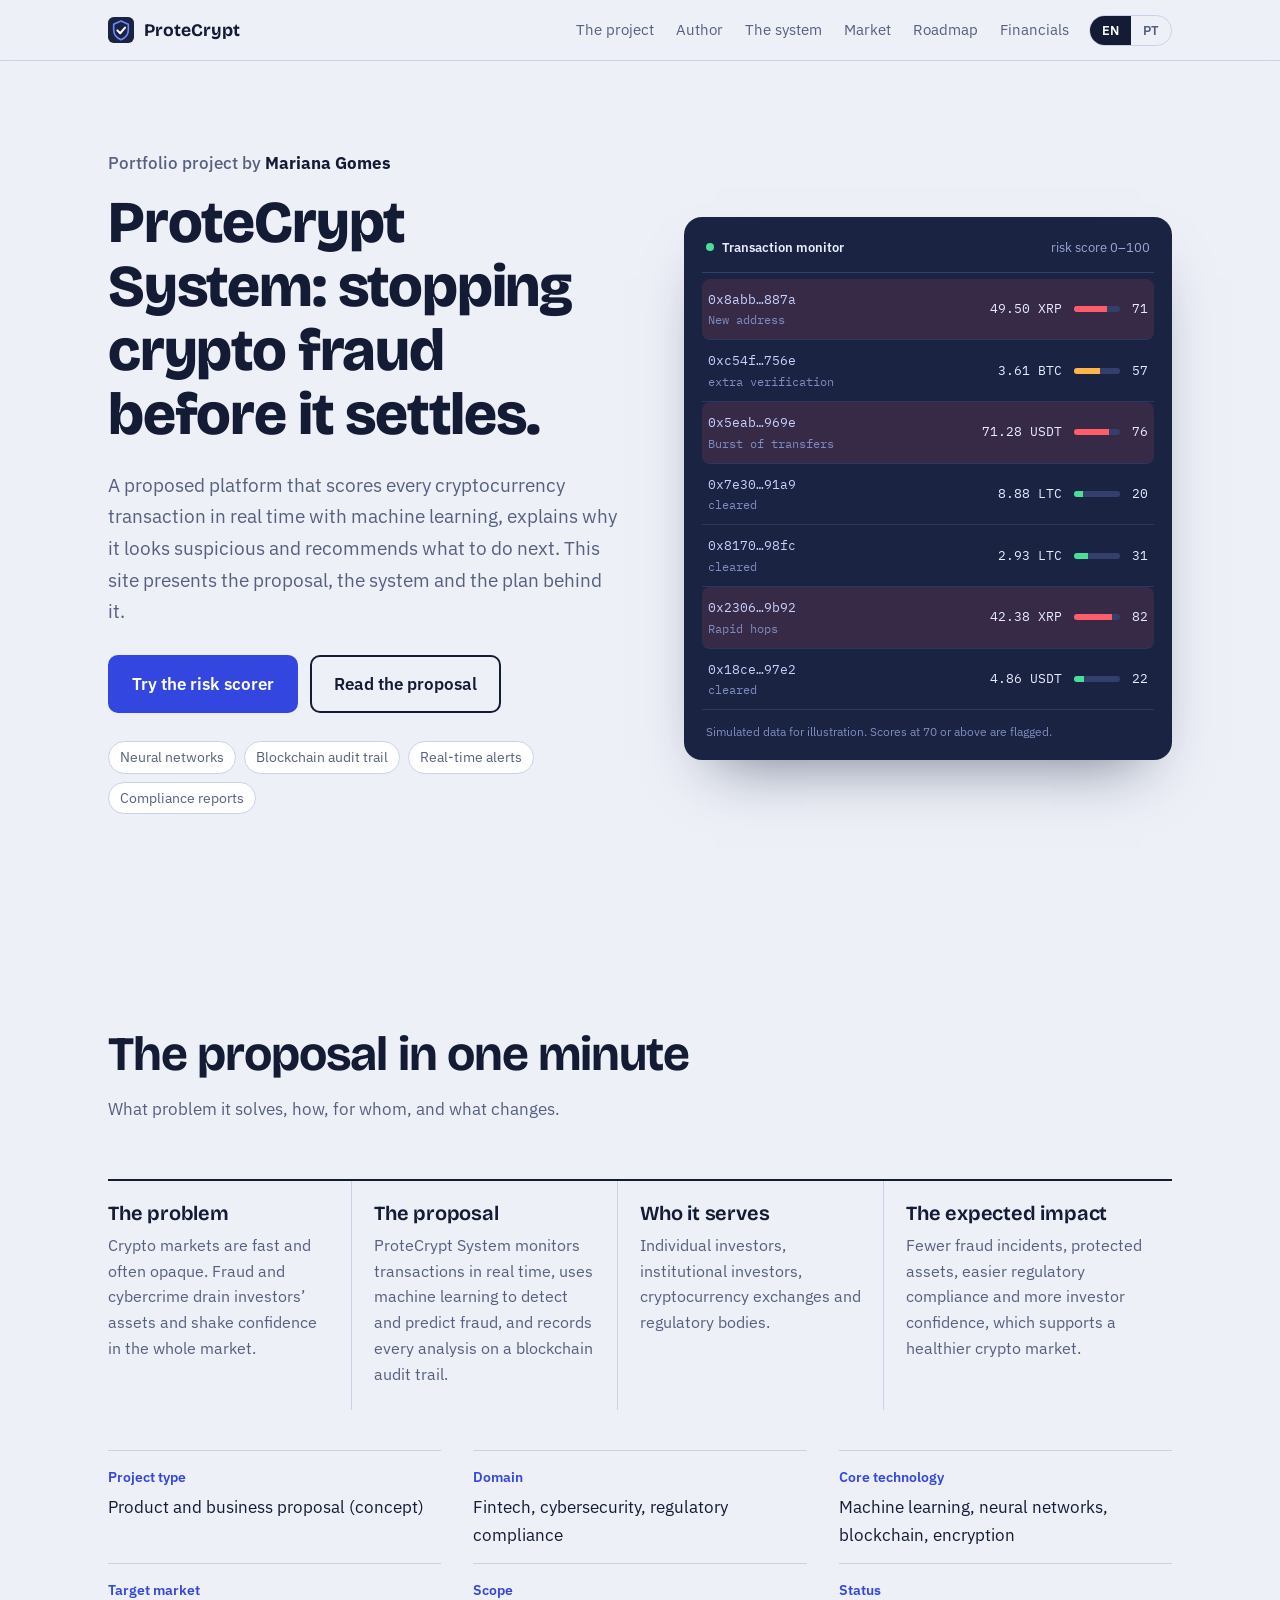
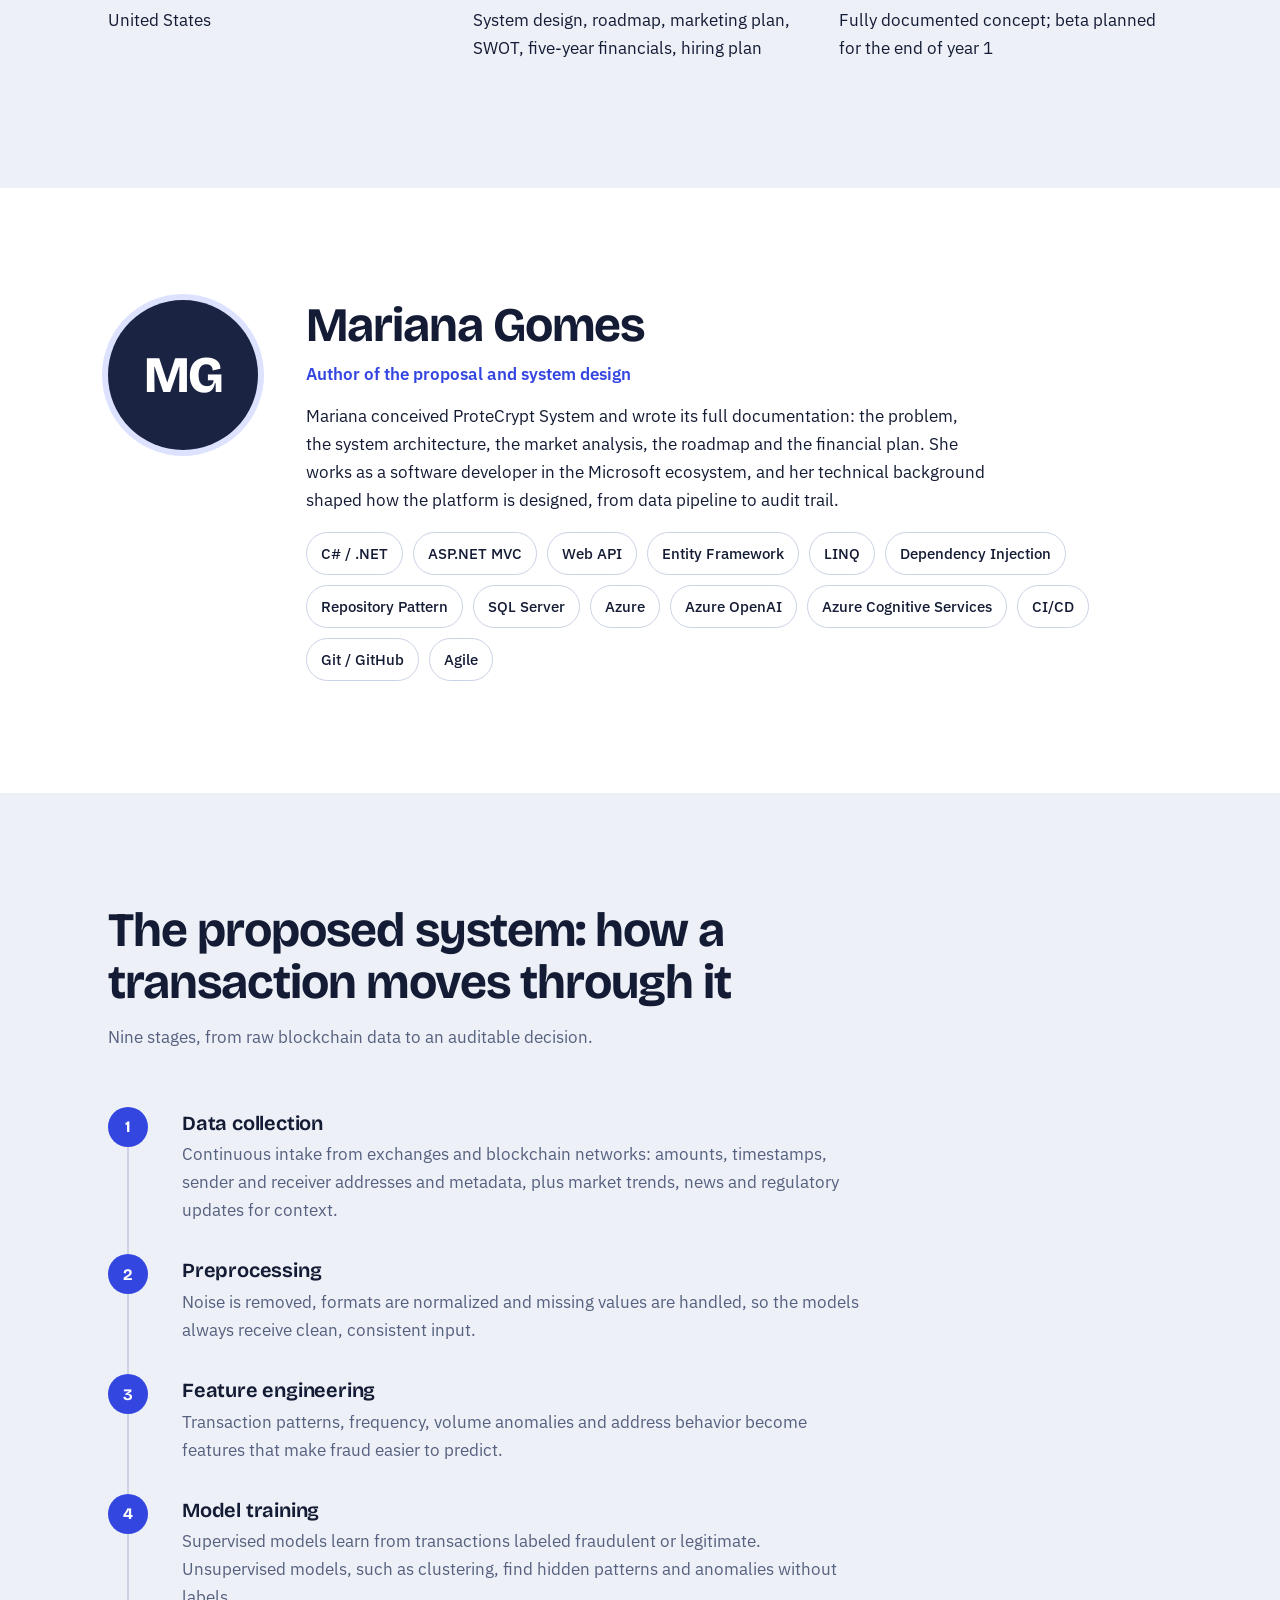
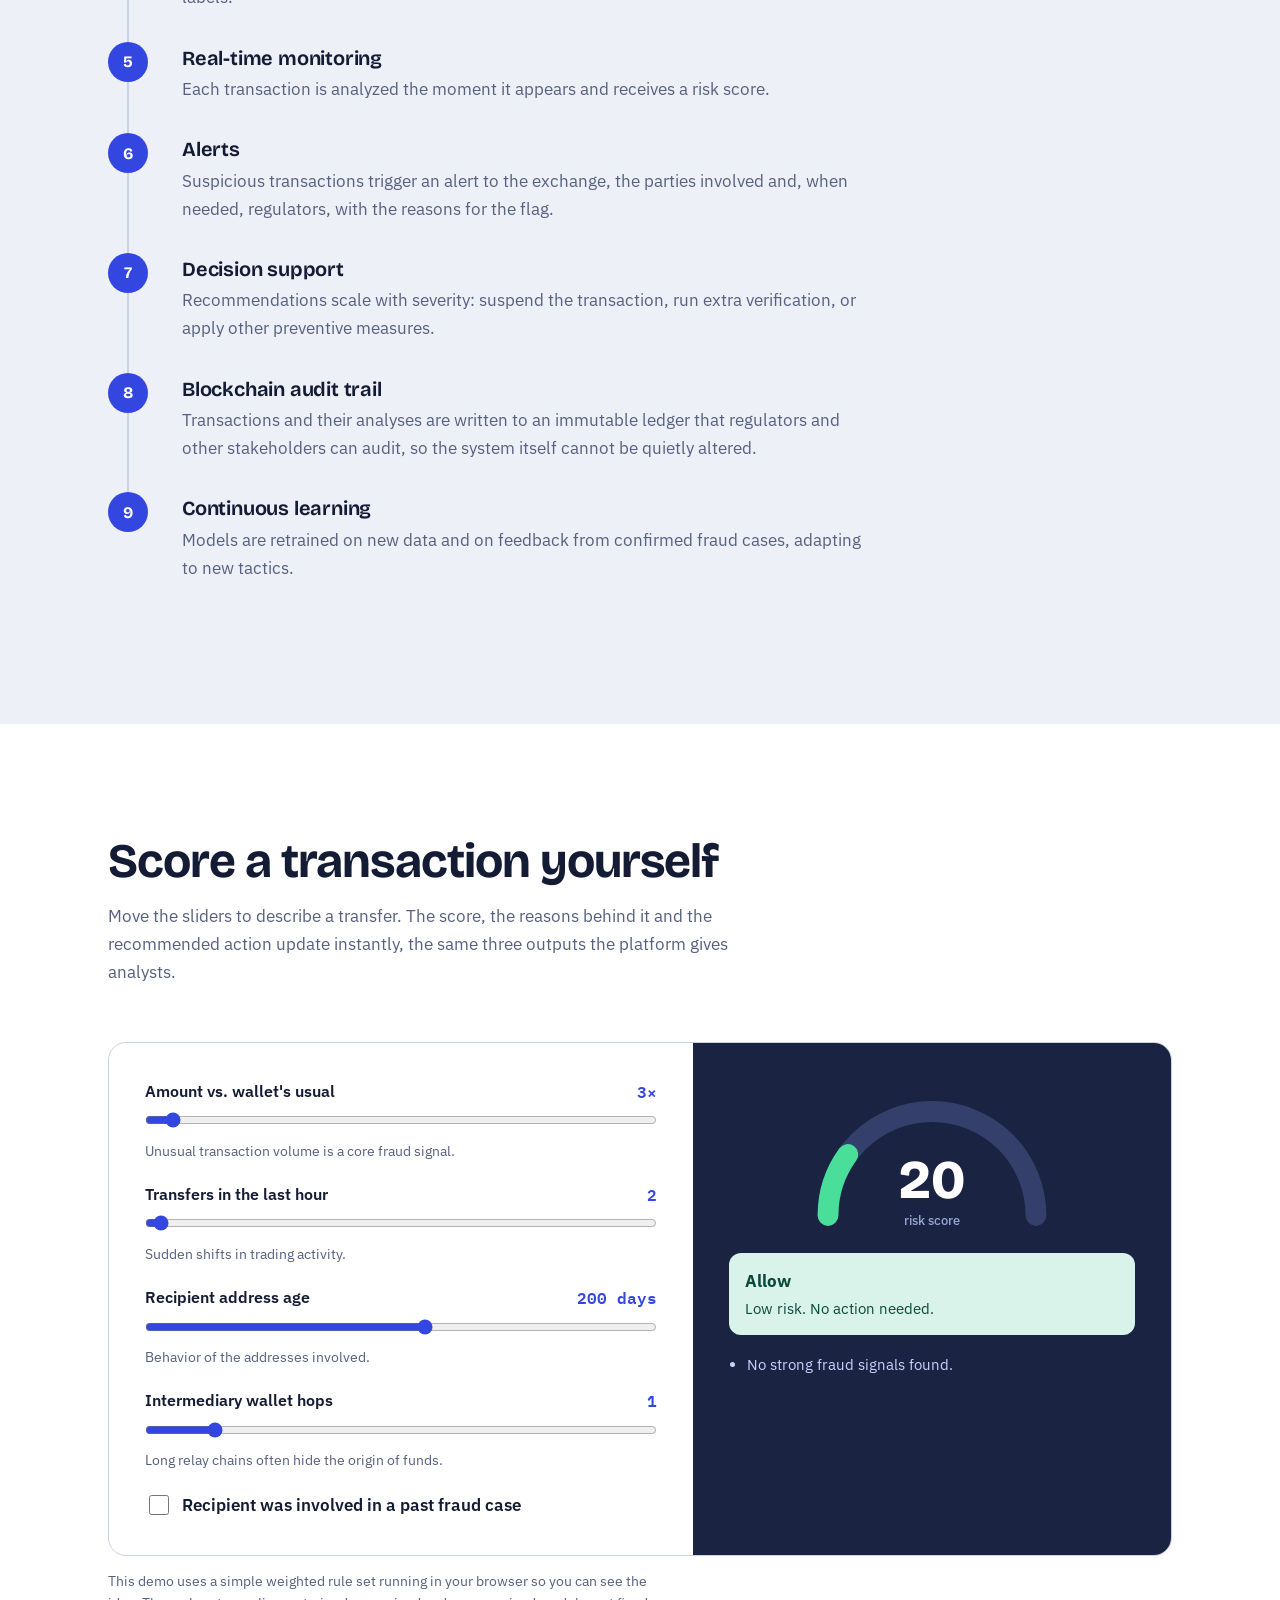
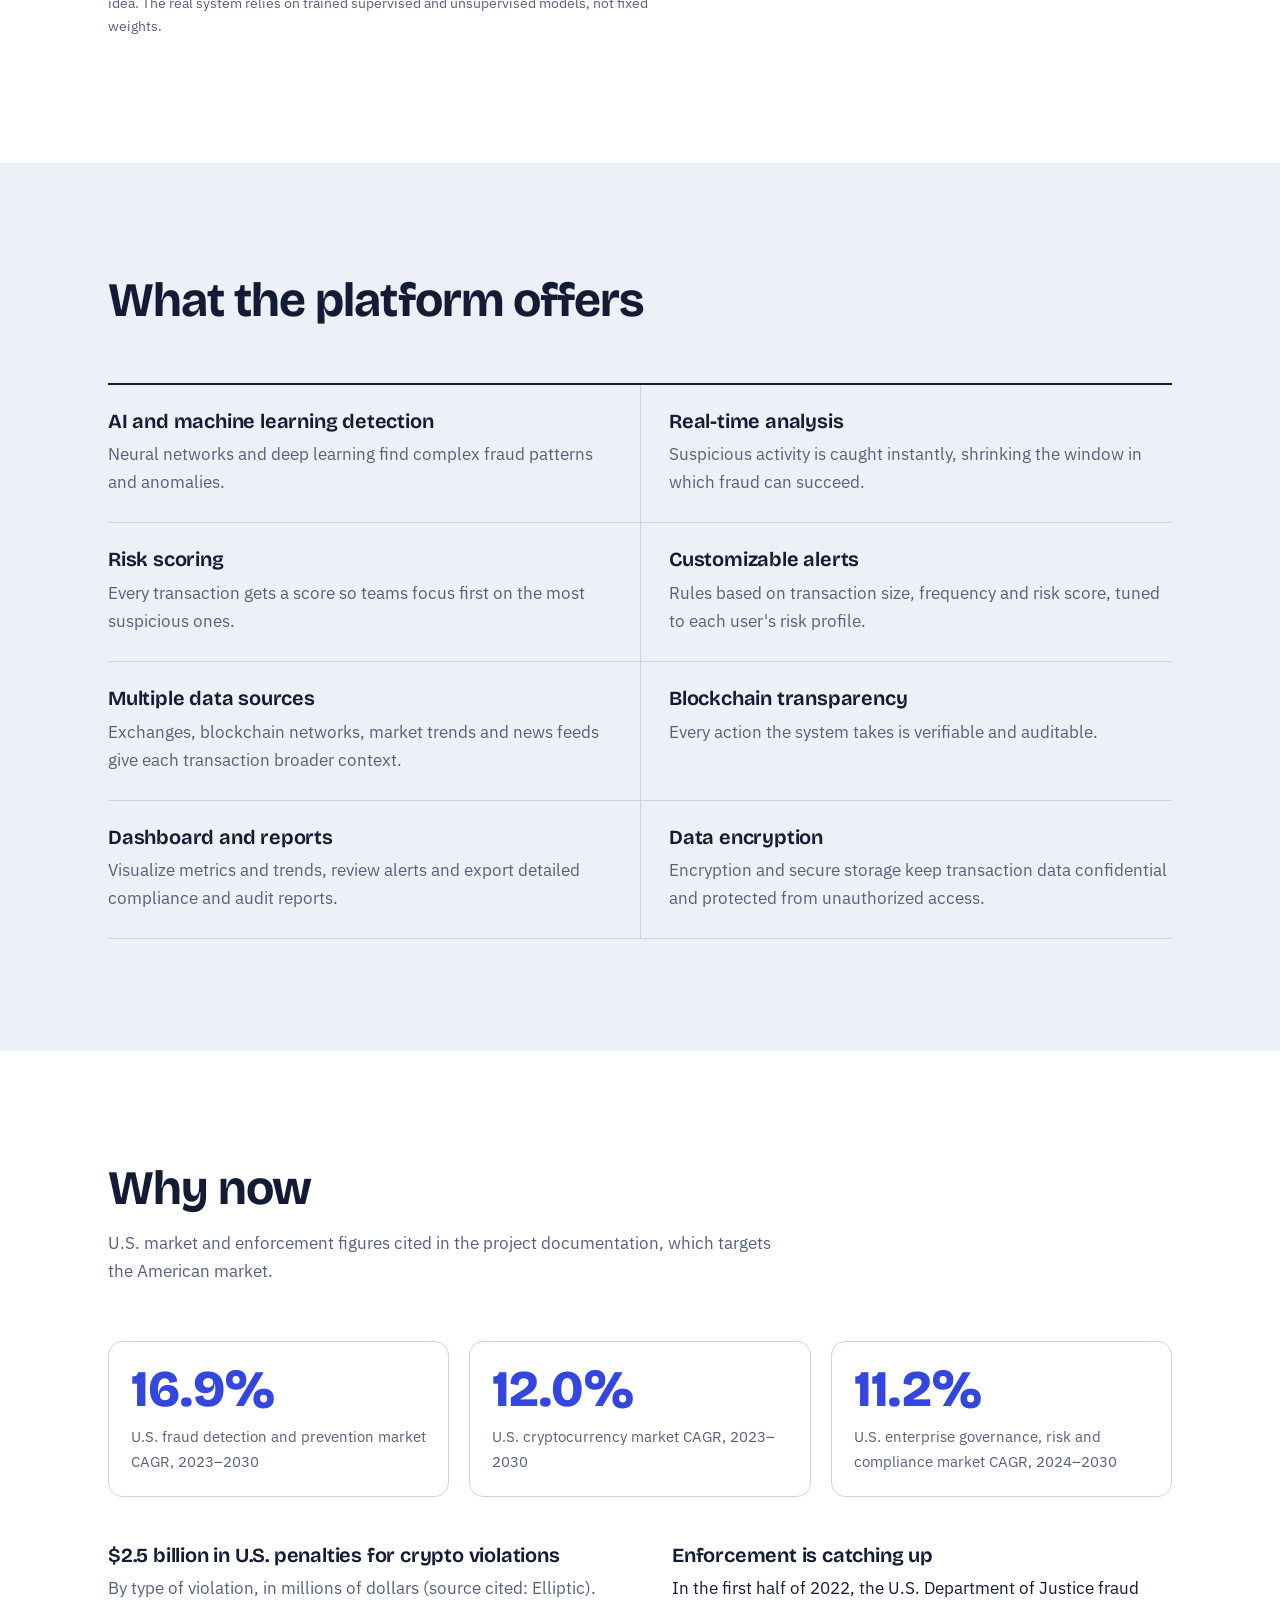
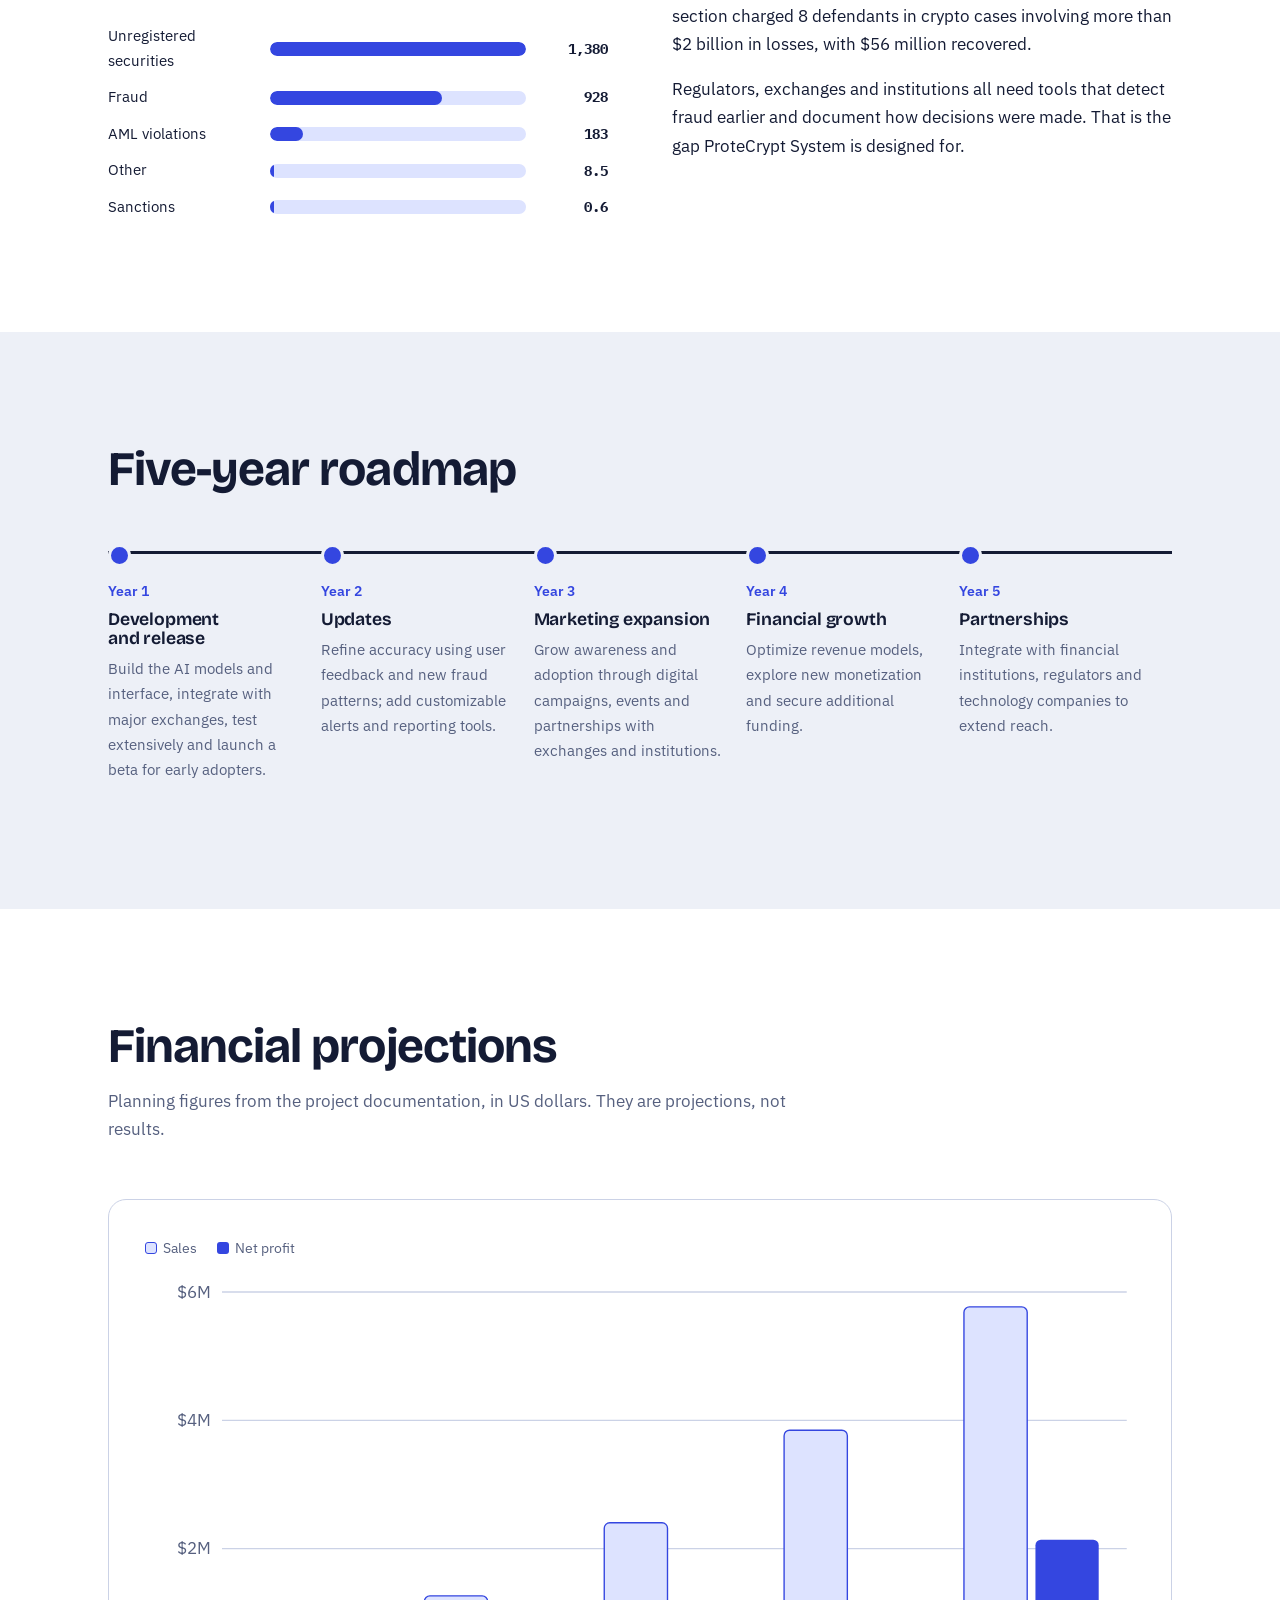
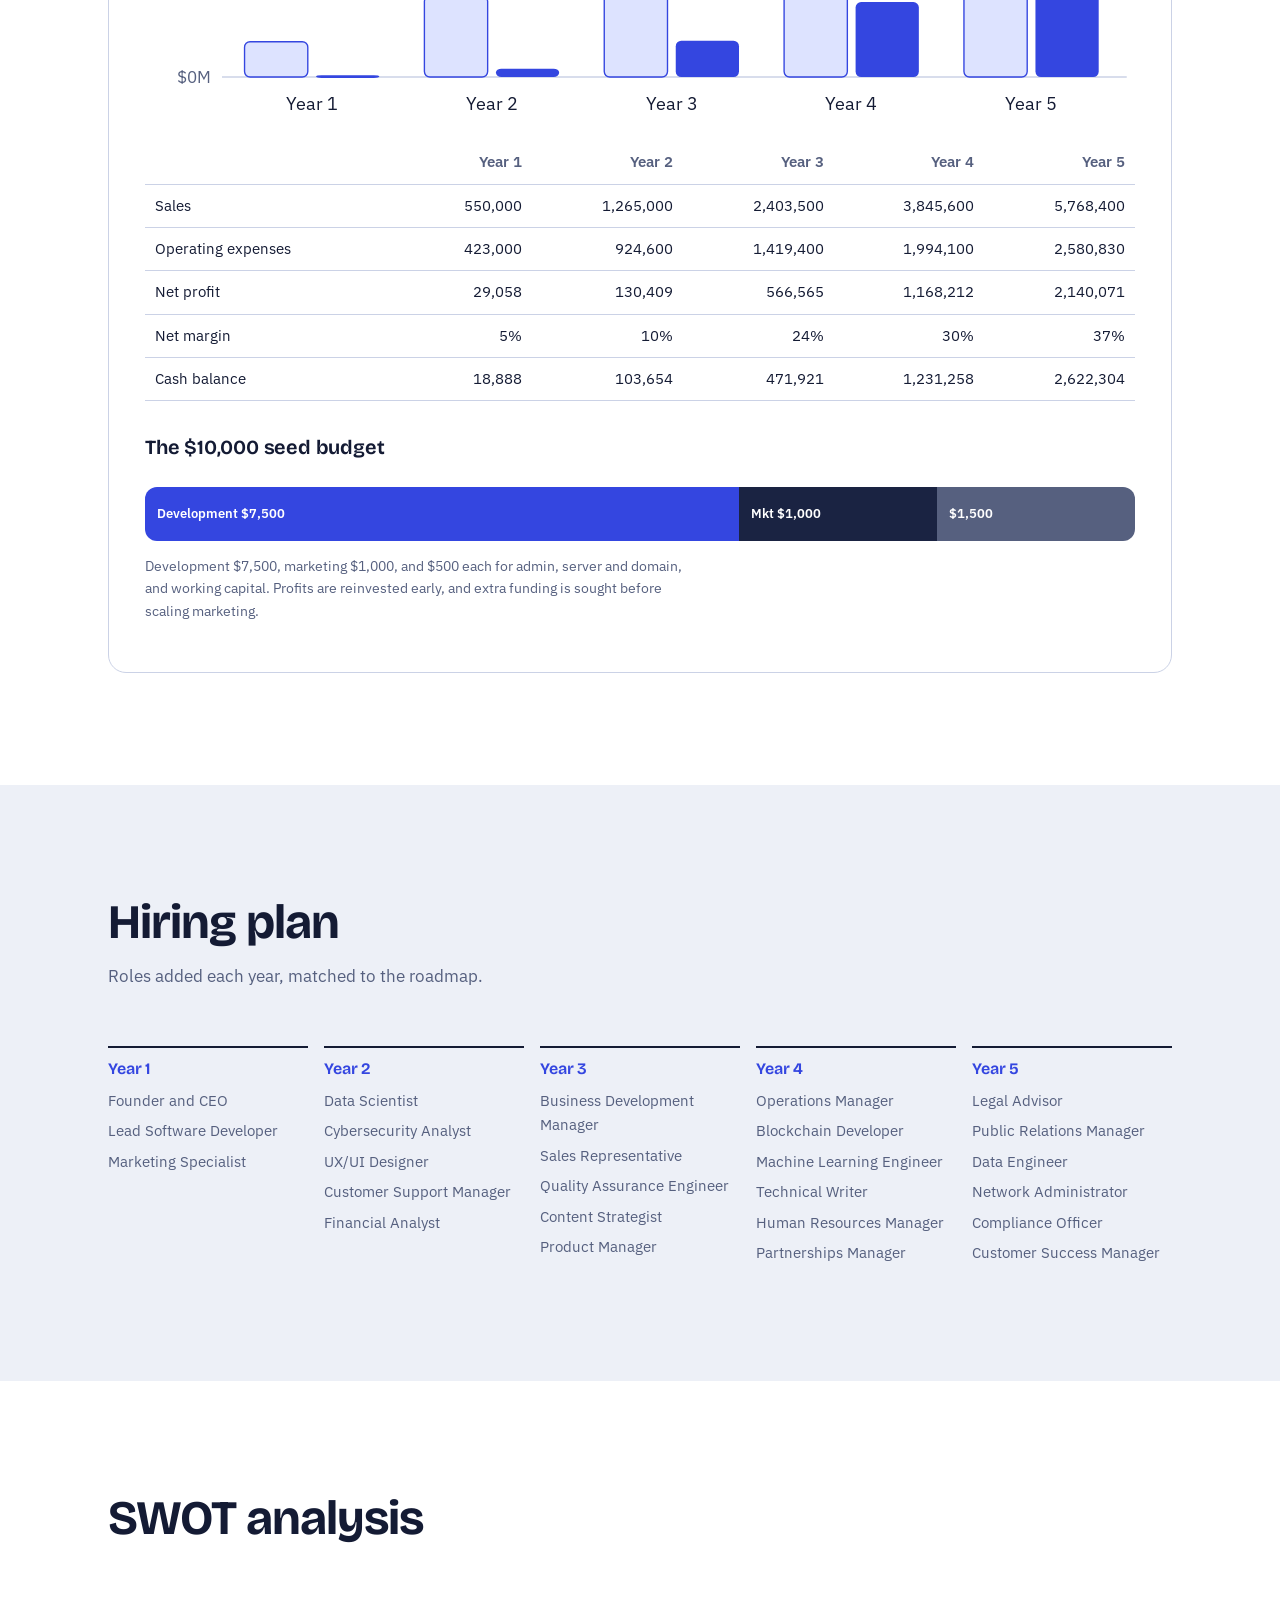
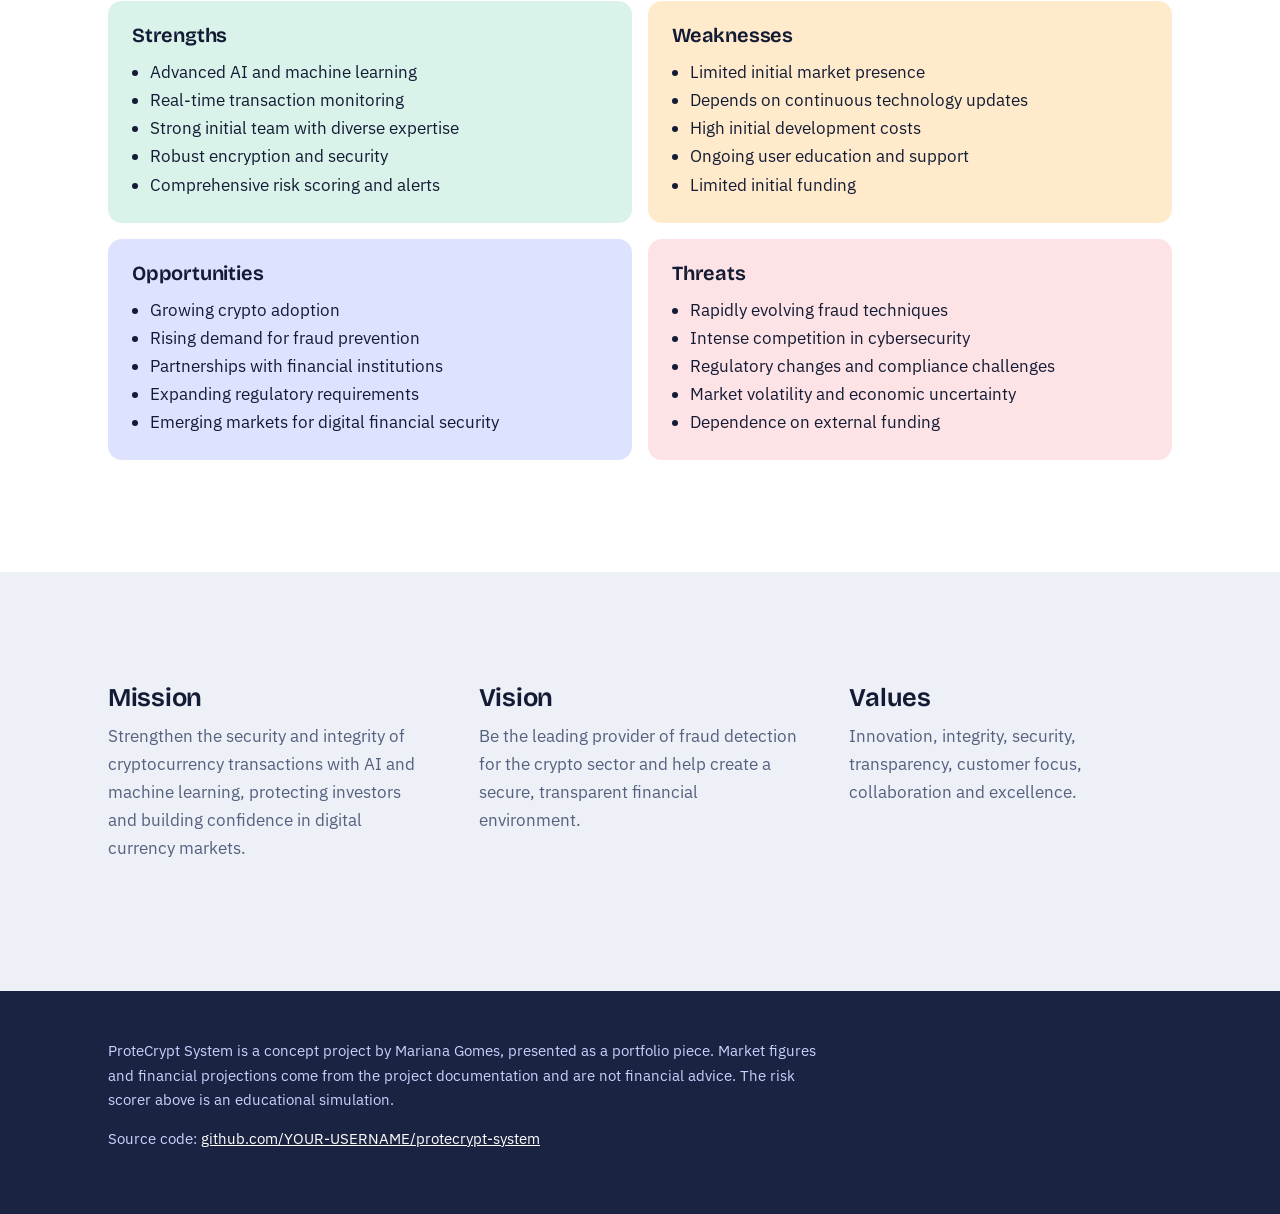
<file: index.html>
<!doctype html>
<html lang="en" data-lang="en">
<head>
<meta charset="utf-8">
<meta name="viewport" content="width=device-width,initial-scale=1">
<title>ProteCrypt System – Portfolio by Mariana Gomes</title>
<meta name="description" content="Portfolio of Mariana Gomes: ProteCrypt System, a proposed platform that uses machine learning to score cryptocurrency transactions for fraud in real time.">
<meta property="og:title" content="ProteCrypt System – Portfolio by Mariana Gomes">
<meta property="og:description" content="Project proposal with an interactive risk-scoring demo, system pipeline, roadmap and financial projections.">
<meta property="og:type" content="website">
<meta name="theme-color" content="#1A2342">
<link rel="icon" href="assets/favicon.svg" type="image/svg+xml">
<link rel="preconnect" href="https://fonts.googleapis.com">
<link rel="preconnect" href="https://fonts.gstatic.com" crossorigin>
<link href="https://fonts.googleapis.com/css2?family=Bricolage+Grotesque:opsz,wght@12..96,500;12..96,700;12..96,800&family=IBM+Plex+Mono:wght@400;500&family=IBM+Plex+Sans:wght@400;500;600&display=swap" rel="stylesheet">
<link rel="stylesheet" href="assets/css/style.css">
</head>
<body>

<nav class="nav" aria-label="Main">
  <div class="wrap">
    <a class="brand" href="#top"><img src="assets/favicon.svg" alt="" width="26" height="26">ProteCrypt</a>
    <ul>
      <li><a href="#glance"><span class="t-en">The project</span><span class="t-pt">O projeto</span></a></li>
      <li><a href="#author"><span class="t-en">Author</span><span class="t-pt">Autora</span></a></li>
      <li><a href="#how"><span class="t-en">The system</span><span class="t-pt">O sistema</span></a></li>
      <li><a href="#market"><span class="t-en">Market</span><span class="t-pt">Mercado</span></a></li>
      <li><a href="#roadmap"><span class="t-en">Roadmap</span><span class="t-pt">Roadmap</span></a></li>
      <li><a href="#finance"><span class="t-en">Financials</span><span class="t-pt">Finanças</span></a></li>
    </ul>
    <div class="lang" role="group" aria-label="Language">
      <button type="button" data-set="en" aria-pressed="true">EN</button>
      <button type="button" data-set="pt" aria-pressed="false">PT</button>
    </div>
  </div>
</nav>

<main id="top">
<header class="hero">
  <div class="wrap">
    <div>
      <p class="byline"><span class="t-en">Portfolio project by <b>Mariana Gomes</b></span><span class="t-pt">Projeto de portfólio de <b>Mariana Gomes</b></span></p>
      <h1><span class="t-en">ProteCrypt System: stopping crypto fraud before it settles.</span><span class="t-pt">ProteCrypt System: barrando fraudes em cripto antes que se concretizem.</span></h1>
      <p class="lead"><span class="t-en">A proposed platform that scores every cryptocurrency transaction in real time with machine learning, explains why it looks suspicious and recommends what to do next. This site presents the proposal, the system and the plan behind it.</span><span class="t-pt">Uma plataforma proposta que pontua cada transação de criptomoeda em tempo real com machine learning, explica por que ela parece suspeita e recomenda o próximo passo. Este site apresenta a proposta, o sistema e o plano por trás dele.</span></p>
      <div class="btns">
        <a class="btn primary" href="#demo"><span class="t-en">Try the risk scorer</span><span class="t-pt">Testar o score de risco</span></a>
        <a class="btn" href="#glance"><span class="t-en">Read the proposal</span><span class="t-pt">Ler a proposta</span></a>
      </div>
      <ul class="badges">
        <li><span class="t-en">Neural networks</span><span class="t-pt">Redes neurais</span></li>
        <li><span class="t-en">Blockchain audit trail</span><span class="t-pt">Trilha de auditoria em blockchain</span></li>
        <li><span class="t-en">Real-time alerts</span><span class="t-pt">Alertas em tempo real</span></li>
        <li><span class="t-en">Compliance reports</span><span class="t-pt">Relatórios de conformidade</span></li>
      </ul>
    </div>

    <div class="ledger" aria-label="Simulated transaction stream">
      <header><b><span class="pulse"></span><span class="t-en">Transaction monitor</span><span class="t-pt">Monitor de transações</span></b><span class="t-en">risk score 0–100</span><span class="t-pt">score de risco 0–100</span></header>
      <ol class="rows" id="rows" aria-live="off"></ol>
      <footer><span class="t-en">Simulated data for illustration. Scores at 70 or above are flagged.</span><span class="t-pt">Dados simulados para ilustração. Scores a partir de 70 são sinalizados.</span></footer>
    </div>
  </div>
</header>



<section id="glance">
  <div class="wrap">
    <div class="sec-head">
      <h2><span class="t-en">The proposal in one minute</span><span class="t-pt">A proposta em um minuto</span></h2>
      <p><span class="t-en">What problem it solves, how, for whom, and what changes.</span><span class="t-pt">Que problema resolve, como, para quem e o que muda.</span></p>
    </div>
    <div class="glance">
      <article><h3><span class="t-en">The problem</span><span class="t-pt">O problema</span></h3><p><span class="t-en">Crypto markets are fast and often opaque. Fraud and cybercrime drain investors’ assets and shake confidence in the whole market.</span><span class="t-pt">O mercado cripto é rápido e muitas vezes opaco. Fraude e crime cibernético drenam o patrimônio dos investidores e abalam a confiança em todo o mercado.</span></p></article>
      <article><h3><span class="t-en">The proposal</span><span class="t-pt">A proposta</span></h3><p><span class="t-en">ProteCrypt System monitors transactions in real time, uses machine learning to detect and predict fraud, and records every analysis on a blockchain audit trail.</span><span class="t-pt">O ProteCrypt System monitora transações em tempo real, usa machine learning para detectar e prever fraudes e registra cada análise em uma trilha de auditoria em blockchain.</span></p></article>
      <article><h3><span class="t-en">Who it serves</span><span class="t-pt">Para quem</span></h3><p><span class="t-en">Individual investors, institutional investors, cryptocurrency exchanges and regulatory bodies.</span><span class="t-pt">Investidores individuais, investidores institucionais, exchanges de criptomoedas e órgãos reguladores.</span></p></article>
      <article><h3><span class="t-en">The expected impact</span><span class="t-pt">O impacto esperado</span></h3><p><span class="t-en">Fewer fraud incidents, protected assets, easier regulatory compliance and more investor confidence, which supports a healthier crypto market.</span><span class="t-pt">Menos incidentes de fraude, ativos protegidos, conformidade regulatória mais simples e mais confiança do investidor, o que sustenta um mercado cripto mais saudável.</span></p></article>
    </div>
    <dl class="facts">
      <div><dt><span class="t-en">Project type</span><span class="t-pt">Tipo de projeto</span></dt><dd><span class="t-en">Product and business proposal (concept)</span><span class="t-pt">Proposta de produto e negócio (conceito)</span></dd></div>
      <div><dt><span class="t-en">Domain</span><span class="t-pt">Área</span></dt><dd><span class="t-en">Fintech, cybersecurity, regulatory compliance</span><span class="t-pt">Fintech, cibersegurança, conformidade regulatória</span></dd></div>
      <div><dt><span class="t-en">Core technology</span><span class="t-pt">Tecnologia central</span></dt><dd><span class="t-en">Machine learning, neural networks, blockchain, encryption</span><span class="t-pt">Machine learning, redes neurais, blockchain, criptografia</span></dd></div>
      <div><dt><span class="t-en">Target market</span><span class="t-pt">Mercado-alvo</span></dt><dd><span class="t-en">United States</span><span class="t-pt">Estados Unidos</span></dd></div>
      <div><dt><span class="t-en">Scope</span><span class="t-pt">Escopo</span></dt><dd><span class="t-en">System design, roadmap, marketing plan, SWOT, five-year financials, hiring plan</span><span class="t-pt">Desenho do sistema, roadmap, plano de marketing, SWOT, finanças de cinco anos, plano de contratações</span></dd></div>
      <div><dt><span class="t-en">Status</span><span class="t-pt">Status</span></dt><dd><span class="t-en">Fully documented concept; beta planned for the end of year 1</span><span class="t-pt">Conceito totalmente documentado; beta previsto para o fim do ano 1</span></dd></div>
    </dl>
  </div>
</section>

<section id="author" class="white">
  <div class="wrap author">
    <div class="avatar" aria-hidden="true">MG</div>
    <div>
      <h2>Mariana Gomes</h2>
      <p class="role"><span class="t-en">Author of the proposal and system design</span><span class="t-pt">Autora da proposta e do desenho do sistema</span></p>
      <p><span class="t-en">Mariana conceived ProteCrypt System and wrote its full documentation: the problem, the system architecture, the market analysis, the roadmap and the financial plan. She works as a software developer in the Microsoft ecosystem, and her technical background shaped how the platform is designed, from data pipeline to audit trail.</span><span class="t-pt">Mariana idealizou o ProteCrypt System e escreveu toda a sua documentação: o problema, a arquitetura do sistema, a análise de mercado, o roadmap e o plano financeiro. Ela atua como desenvolvedora de software no ecossistema Microsoft, e essa base técnica moldou o desenho da plataforma, do pipeline de dados à trilha de auditoria.</span></p>
      <ul class="tags">
        <li>C# / .NET</li><li>ASP.NET MVC</li><li>Web API</li><li>Entity Framework</li><li>LINQ</li><li>Dependency Injection</li><li>Repository Pattern</li><li>SQL Server</li><li>Azure</li><li>Azure OpenAI</li><li>Azure Cognitive Services</li><li>CI/CD</li><li>Git / GitHub</li><li>Agile</li>
      </ul>
    </div>
  </div>
</section>

<section id="how">
  <div class="wrap">
    <div class="sec-head">
      <h2><span class="t-en">The proposed system: how a transaction moves through it</span><span class="t-pt">O sistema proposto: como uma transação percorre a plataforma</span></h2>
      <p><span class="t-en">Nine stages, from raw blockchain data to an auditable decision.</span><span class="t-pt">Nove etapas, dos dados brutos da blockchain até uma decisão auditável.</span></p>
    </div>
    <ol class="pipe">
      <li><div><h3><span class="t-en">Data collection</span><span class="t-pt">Coleta de dados</span></h3><p><span class="t-en">Continuous intake from exchanges and blockchain networks: amounts, timestamps, sender and receiver addresses and metadata, plus market trends, news and regulatory updates for context.</span><span class="t-pt">Captura contínua de exchanges e redes blockchain: valores, horários, endereços de origem e destino e metadados, além de tendências de mercado, notícias e atualizações regulatórias como contexto.</span></p></div></li>
      <li><div><h3><span class="t-en">Preprocessing</span><span class="t-pt">Pré-processamento</span></h3><p><span class="t-en">Noise is removed, formats are normalized and missing values are handled, so the models always receive clean, consistent input.</span><span class="t-pt">O ruído é removido, os formatos são normalizados e valores ausentes são tratados, para que os modelos recebam sempre dados limpos e consistentes.</span></p></div></li>
      <li><div><h3><span class="t-en">Feature engineering</span><span class="t-pt">Engenharia de features</span></h3><p><span class="t-en">Transaction patterns, frequency, volume anomalies and address behavior become features that make fraud easier to predict.</span><span class="t-pt">Padrões de transação, frequência, anomalias de volume e comportamento dos endereços viram features que facilitam a previsão de fraude.</span></p></div></li>
      <li><div><h3><span class="t-en">Model training</span><span class="t-pt">Treinamento dos modelos</span></h3><p><span class="t-en">Supervised models learn from transactions labeled fraudulent or legitimate. Unsupervised models, such as clustering, find hidden patterns and anomalies without labels.</span><span class="t-pt">Modelos supervisionados aprendem com transações rotuladas como fraudulentas ou legítimas. Modelos não supervisionados, como clusterização, encontram padrões ocultos e anomalias sem rótulos.</span></p></div></li>
      <li><div><h3><span class="t-en">Real-time monitoring</span><span class="t-pt">Monitoramento em tempo real</span></h3><p><span class="t-en">Each transaction is analyzed the moment it appears and receives a risk score.</span><span class="t-pt">Cada transação é analisada assim que aparece e recebe um score de risco.</span></p></div></li>
      <li><div><h3><span class="t-en">Alerts</span><span class="t-pt">Alertas</span></h3><p><span class="t-en">Suspicious transactions trigger an alert to the exchange, the parties involved and, when needed, regulators, with the reasons for the flag.</span><span class="t-pt">Transações suspeitas geram um alerta para a exchange, as partes envolvidas e, se necessário, os reguladores, com os motivos da sinalização.</span></p></div></li>
      <li><div><h3><span class="t-en">Decision support</span><span class="t-pt">Apoio à decisão</span></h3><p><span class="t-en">Recommendations scale with severity: suspend the transaction, run extra verification, or apply other preventive measures.</span><span class="t-pt">As recomendações variam conforme a gravidade: suspender a transação, exigir verificação adicional ou aplicar outras medidas preventivas.</span></p></div></li>
      <li><div><h3><span class="t-en">Blockchain audit trail</span><span class="t-pt">Trilha de auditoria em blockchain</span></h3><p><span class="t-en">Transactions and their analyses are written to an immutable ledger that regulators and other stakeholders can audit, so the system itself cannot be quietly altered.</span><span class="t-pt">Transações e suas análises são gravadas em um registro imutável que reguladores e outras partes podem auditar, de modo que o próprio sistema não possa ser alterado em silêncio.</span></p></div></li>
      <li><div><h3><span class="t-en">Continuous learning</span><span class="t-pt">Aprendizado contínuo</span></h3><p><span class="t-en">Models are retrained on new data and on feedback from confirmed fraud cases, adapting to new tactics.</span><span class="t-pt">Os modelos são retreinados com novos dados e com o retorno de casos de fraude confirmados, adaptando-se a novas táticas.</span></p></div></li>
    </ol>
  </div>
</section>

<section id="demo" class="white">
  <div class="wrap">
    <div class="sec-head">
      <h2><span class="t-en">Score a transaction yourself</span><span class="t-pt">Calcule o risco de uma transação</span></h2>
      <p><span class="t-en">Move the sliders to describe a transfer. The score, the reasons behind it and the recommended action update instantly, the same three outputs the platform gives analysts.</span><span class="t-pt">Mova os controles para descrever uma transferência. O score, os motivos e a ação recomendada mudam na hora, as mesmas três saídas que a plataforma entrega aos analistas.</span></p>
    </div>
    <div class="sim">
      <form class="controls" onsubmit="return false">
        <div class="ctl">
          <label for="i-amount"><span><span class="t-en">Amount vs. wallet's usual</span><span class="t-pt">Valor vs. o usual da carteira</span></span><output id="o-amount"></output></label>
          <input id="i-amount" type="range" min="1" max="50" value="3">
          <small><span class="t-en">Unusual transaction volume is a core fraud signal.</span><span class="t-pt">Volume incomum de transação é um sinal central de fraude.</span></small>
        </div>
        <div class="ctl">
          <label for="i-freq"><span><span class="t-en">Transfers in the last hour</span><span class="t-pt">Transferências na última hora</span></span><output id="o-freq"></output></label>
          <input id="i-freq" type="range" min="1" max="60" value="2">
          <small><span class="t-en">Sudden shifts in trading activity.</span><span class="t-pt">Mudanças bruscas na atividade de negociação.</span></small>
        </div>
        <div class="ctl">
          <label for="i-age"><span><span class="t-en">Recipient address age</span><span class="t-pt">Idade do endereço de destino</span></span><output id="o-age"></output></label>
          <input id="i-age" type="range" min="0" max="365" value="200">
          <small><span class="t-en">Behavior of the addresses involved.</span><span class="t-pt">Comportamento dos endereços envolvidos.</span></small>
        </div>
        <div class="ctl">
          <label for="i-hops"><span><span class="t-en">Intermediary wallet hops</span><span class="t-pt">Saltos entre carteiras intermediárias</span></span><output id="o-hops"></output></label>
          <input id="i-hops" type="range" min="0" max="8" value="1">
          <small><span class="t-en">Long relay chains often hide the origin of funds.</span><span class="t-pt">Cadeias longas de repasse costumam esconder a origem dos fundos.</span></small>
        </div>
        <label class="check"><input id="i-flag" type="checkbox"><span class="t-en">Recipient was involved in a past fraud case</span><span class="t-pt">Destinatário já apareceu em um caso de fraude</span></label>
      </form>
      <div class="verdict" aria-live="polite">
        <div class="gauge">
          <svg viewBox="0 0 200 120" role="img" aria-label="Risk gauge"><path d="M20 105A80 80 0 0 1 180 105" fill="none" stroke="#34406B" stroke-width="16" stroke-linecap="round"/><path id="arc" d="M20 105A80 80 0 0 1 180 105" fill="none" stroke="#4ADE9B" stroke-width="16" stroke-linecap="round" pathLength="100" stroke-dasharray="0 100"/></svg>
          <div class="num"><span id="score">0</span><small><span class="t-en">risk score</span><span class="t-pt">score de risco</span></small></div>
        </div>
        <div id="action" class="action ok"></div>
        <ul class="reasons" id="reasons"></ul>
      </div>
    </div>
    <p class="note"><span class="t-en">This demo uses a simple weighted rule set running in your browser so you can see the idea. The real system relies on trained supervised and unsupervised models, not fixed weights.</span><span class="t-pt">Esta demo usa regras ponderadas simples, executadas no seu navegador, só para mostrar a ideia. O sistema real usa modelos supervisionados e não supervisionados treinados, não pesos fixos.</span></p>
  </div>
</section>

<section id="features">
  <div class="wrap">
    <div class="sec-head"><h2><span class="t-en">What the platform offers</span><span class="t-pt">O que a plataforma oferece</span></h2></div>
    <div class="feat">
      <article><h3><span class="t-en">AI and machine learning detection</span><span class="t-pt">Detecção com IA e machine learning</span></h3><p><span class="t-en">Neural networks and deep learning find complex fraud patterns and anomalies.</span><span class="t-pt">Redes neurais e deep learning encontram padrões complexos de fraude e anomalias.</span></p></article>
      <article><h3><span class="t-en">Real-time analysis</span><span class="t-pt">Análise em tempo real</span></h3><p><span class="t-en">Suspicious activity is caught instantly, shrinking the window in which fraud can succeed.</span><span class="t-pt">Atividade suspeita é detectada na hora, reduzindo a janela em que a fraude pode ter sucesso.</span></p></article>
      <article><h3><span class="t-en">Risk scoring</span><span class="t-pt">Score de risco</span></h3><p><span class="t-en">Every transaction gets a score so teams focus first on the most suspicious ones.</span><span class="t-pt">Toda transação recebe um score para que as equipes priorizem as mais suspeitas.</span></p></article>
      <article><h3><span class="t-en">Customizable alerts</span><span class="t-pt">Alertas personalizáveis</span></h3><p><span class="t-en">Rules based on transaction size, frequency and risk score, tuned to each user's risk profile.</span><span class="t-pt">Regras baseadas em tamanho, frequência e score de risco, ajustadas ao perfil de risco de cada usuário.</span></p></article>
      <article><h3><span class="t-en">Multiple data sources</span><span class="t-pt">Múltiplas fontes de dados</span></h3><p><span class="t-en">Exchanges, blockchain networks, market trends and news feeds give each transaction broader context.</span><span class="t-pt">Exchanges, redes blockchain, tendências de mercado e notícias dão mais contexto a cada transação.</span></p></article>
      <article><h3><span class="t-en">Blockchain transparency</span><span class="t-pt">Transparência via blockchain</span></h3><p><span class="t-en">Every action the system takes is verifiable and auditable.</span><span class="t-pt">Toda ação do sistema é verificável e auditável.</span></p></article>
      <article><h3><span class="t-en">Dashboard and reports</span><span class="t-pt">Dashboard e relatórios</span></h3><p><span class="t-en">Visualize metrics and trends, review alerts and export detailed compliance and audit reports.</span><span class="t-pt">Visualize métricas e tendências, revise alertas e gere relatórios detalhados de conformidade e auditoria.</span></p></article>
      <article><h3><span class="t-en">Data encryption</span><span class="t-pt">Criptografia de dados</span></h3><p><span class="t-en">Encryption and secure storage keep transaction data confidential and protected from unauthorized access.</span><span class="t-pt">Criptografia e armazenamento seguro mantêm os dados de transação confidenciais e protegidos contra acesso não autorizado.</span></p></article>
    </div>
  </div>
</section>

<section id="market" class="white">
  <div class="wrap">
    <div class="sec-head">
      <h2><span class="t-en">Why now</span><span class="t-pt">Por que agora</span></h2>
      <p><span class="t-en">U.S. market and enforcement figures cited in the project documentation, which targets the American market.</span><span class="t-pt">Números de mercado e fiscalização dos EUA citados na documentação do projeto, que mira o mercado americano.</span></p>
    </div>
    <div class="stats">
      <div class="stat"><b>16.9%</b><span><span class="t-en">U.S. fraud detection and prevention market CAGR, 2023–2030</span><span class="t-pt">CAGR do mercado americano de detecção e prevenção de fraude, 2023–2030</span></span></div>
      <div class="stat"><b>12.0%</b><span><span class="t-en">U.S. cryptocurrency market CAGR, 2023–2030</span><span class="t-pt">CAGR do mercado americano de criptomoedas, 2023–2030</span></span></div>
      <div class="stat"><b>11.2%</b><span><span class="t-en">U.S. enterprise governance, risk and compliance market CAGR, 2024–2030</span><span class="t-pt">CAGR do mercado americano de governança, risco e conformidade, 2024–2030</span></span></div>
    </div>
    <div class="split">
      <div>
        <h3><span class="t-en">$2.5 billion in U.S. penalties for crypto violations</span><span class="t-pt">US$ 2,5 bilhões em multas nos EUA por violações com cripto</span></h3>
        <p style="color:var(--muted);margin-top:8px"><span class="t-en">By type of violation, in millions of dollars (source cited: Elliptic).</span><span class="t-pt">Por tipo de violação, em milhões de dólares (fonte citada: Elliptic).</span></p>
        <ul class="bars">
          <li><span class="t-en">Unregistered securities</span><span class="t-pt">Títulos não registrados</span><div class="tr"><i style="--w:100%"></i></div><b>1,380</b></li>
          <li><span class="t-en">Fraud</span><span class="t-pt">Fraude</span><div class="tr"><i style="--w:67%"></i></div><b>928</b></li>
          <li><span class="t-en">AML violations</span><span class="t-pt">Violações de AML</span><div class="tr"><i style="--w:13%"></i></div><b>183</b></li>
          <li><span class="t-en">Other</span><span class="t-pt">Outras</span><div class="tr"><i style="--w:1%"></i></div><b>8.5</b></li>
          <li><span class="t-en">Sanctions</span><span class="t-pt">Sanções</span><div class="tr"><i style="--w:.1%"></i></div><b>0.6</b></li>
        </ul>
      </div>
      <div>
        <h3><span class="t-en">Enforcement is catching up</span><span class="t-pt">A fiscalização está avançando</span></h3>
        <p style="margin-top:8px"><span class="t-en">In the first half of 2022, the U.S. Department of Justice fraud section charged 8 defendants in crypto cases involving more than $2 billion in losses, with $56 million recovered.</span><span class="t-pt">No primeiro semestre de 2022, a seção de fraude do Departamento de Justiça dos EUA acusou 8 réus em casos de cripto com mais de US$ 2 bilhões em perdas e US$ 56 milhões recuperados.</span></p>
        <p><span class="t-en">Regulators, exchanges and institutions all need tools that detect fraud earlier and document how decisions were made. That is the gap ProteCrypt System is designed for.</span><span class="t-pt">Reguladores, exchanges e instituições precisam de ferramentas que detectem fraudes mais cedo e documentem como as decisões foram tomadas. É essa lacuna que o ProteCrypt System foi desenhado para preencher.</span></p>
      </div>
    </div>
  </div>
</section>

<section id="roadmap">
  <div class="wrap">
    <div class="sec-head"><h2><span class="t-en">Five-year roadmap</span><span class="t-pt">Roadmap de cinco anos</span></h2></div>
    <div class="tl">
      <article><small><span class="t-en">Year 1</span><span class="t-pt">Ano 1</span></small><h3><span class="t-en">Development and release</span><span class="t-pt">Desenvolvimento e lançamento</span></h3><p><span class="t-en">Build the AI models and interface, integrate with major exchanges, test extensively and launch a beta for early adopters.</span><span class="t-pt">Construir os modelos de IA e a interface, integrar com grandes exchanges, testar a fundo e lançar um beta para early adopters.</span></p></article>
      <article><small><span class="t-en">Year 2</span><span class="t-pt">Ano 2</span></small><h3><span class="t-en">Updates</span><span class="t-pt">Atualizações</span></h3><p><span class="t-en">Refine accuracy using user feedback and new fraud patterns; add customizable alerts and reporting tools.</span><span class="t-pt">Refinar a precisão com feedback dos usuários e novos padrões de fraude; adicionar alertas personalizáveis e relatórios.</span></p></article>
      <article><small><span class="t-en">Year 3</span><span class="t-pt">Ano 3</span></small><h3><span class="t-en">Marketing expansion</span><span class="t-pt">Expansão de marketing</span></h3><p><span class="t-en">Grow awareness and adoption through digital campaigns, events and partnerships with exchanges and institutions.</span><span class="t-pt">Ampliar o reconhecimento e a adoção com campanhas digitais, eventos e parcerias com exchanges e instituições.</span></p></article>
      <article><small><span class="t-en">Year 4</span><span class="t-pt">Ano 4</span></small><h3><span class="t-en">Financial growth</span><span class="t-pt">Crescimento financeiro</span></h3><p><span class="t-en">Optimize revenue models, explore new monetization and secure additional funding.</span><span class="t-pt">Otimizar os modelos de receita, explorar novas formas de monetização e captar investimento adicional.</span></p></article>
      <article><small><span class="t-en">Year 5</span><span class="t-pt">Ano 5</span></small><h3><span class="t-en">Partnerships</span><span class="t-pt">Parcerias</span></h3><p><span class="t-en">Integrate with financial institutions, regulators and technology companies to extend reach.</span><span class="t-pt">Integrar com instituições financeiras, reguladores e empresas de tecnologia para ampliar o alcance.</span></p></article>
    </div>
  </div>
</section>

<section id="finance" class="white">
  <div class="wrap">
    <div class="sec-head">
      <h2><span class="t-en">Financial projections</span><span class="t-pt">Projeções financeiras</span></h2>
      <p><span class="t-en">Planning figures from the project documentation, in US dollars. They are projections, not results.</span><span class="t-pt">Números de planejamento da documentação do projeto, em dólares americanos. São projeções, não resultados.</span></p>
    </div>
    <div class="fin">
      <div class="legend"><span><i style="background:var(--signal-soft);border:1px solid var(--signal)"></i><span class="t-en">Sales</span><span class="t-pt">Vendas</span></span><span><i style="background:var(--signal)"></i><span class="t-en">Net profit</span><span class="t-pt">Lucro líquido</span></span></div>
      <svg id="chart" viewBox="0 0 720 330" role="img" aria-label="Sales and net profit by year"></svg>
      <div class="tblwrap"><table class="tbl">
        <thead><tr><th></th><th><span class="t-en">Year 1</span><span class="t-pt">Ano 1</span></th><th><span class="t-en">Year 2</span><span class="t-pt">Ano 2</span></th><th><span class="t-en">Year 3</span><span class="t-pt">Ano 3</span></th><th><span class="t-en">Year 4</span><span class="t-pt">Ano 4</span></th><th><span class="t-en">Year 5</span><span class="t-pt">Ano 5</span></th></tr></thead>
        <tbody>
          <tr><td><span class="t-en">Sales</span><span class="t-pt">Vendas</span></td><td>550,000</td><td>1,265,000</td><td>2,403,500</td><td>3,845,600</td><td>5,768,400</td></tr>
          <tr><td><span class="t-en">Operating expenses</span><span class="t-pt">Despesas operacionais</span></td><td>423,000</td><td>924,600</td><td>1,419,400</td><td>1,994,100</td><td>2,580,830</td></tr>
          <tr><td><span class="t-en">Net profit</span><span class="t-pt">Lucro líquido</span></td><td>29,058</td><td>130,409</td><td>566,565</td><td>1,168,212</td><td>2,140,071</td></tr>
          <tr><td><span class="t-en">Net margin</span><span class="t-pt">Margem líquida</span></td><td>5%</td><td>10%</td><td>24%</td><td>30%</td><td>37%</td></tr>
          <tr><td><span class="t-en">Cash balance</span><span class="t-pt">Saldo de caixa</span></td><td>18,888</td><td>103,654</td><td>471,921</td><td>1,231,258</td><td>2,622,304</td></tr>
        </tbody></table></div>
      <h3 style="margin-top:36px"><span class="t-en">The $10,000 seed budget</span><span class="t-pt">O capital inicial de US$ 10.000</span></h3>
      <div class="seed" role="img" aria-label="Seed budget: development 7,500; marketing 1,000; admin 500; server and domain 500; working capital 500">
        <div style="grid-column:span 3;background:#3446E0">Development $7,500</div>
        <div style="background:#1A2342">Mkt $1,000</div>
        <div style="background:#56607F" title="Admin, server and working capital: $500 each">$1,500</div>
      </div>
      <p class="note"><span class="t-en">Development $7,500, marketing $1,000, and $500 each for admin, server and domain, and working capital. Profits are reinvested early, and extra funding is sought before scaling marketing.</span><span class="t-pt">Desenvolvimento US$ 7.500, marketing US$ 1.000 e US$ 500 cada para administração, servidor e domínio e capital de giro. Os lucros são reinvestidos cedo, e novos aportes são buscados antes de ampliar o marketing.</span></p>
    </div>
  </div>
</section>

<section id="team">
  <div class="wrap">
    <div class="sec-head">
      <h2><span class="t-en">Hiring plan</span><span class="t-pt">Plano de contratações</span></h2>
      <p><span class="t-en">Roles added each year, matched to the roadmap.</span><span class="t-pt">Funções adicionadas a cada ano, alinhadas ao roadmap.</span></p>
    </div>
    <div class="roles">
      <div><h3><span class="t-en">Year 1</span><span class="t-pt">Ano 1</span></h3><ul><li>Founder and CEO</li><li>Lead Software Developer</li><li>Marketing Specialist</li></ul></div>
      <div><h3><span class="t-en">Year 2</span><span class="t-pt">Ano 2</span></h3><ul><li>Data Scientist</li><li>Cybersecurity Analyst</li><li>UX/UI Designer</li><li>Customer Support Manager</li><li>Financial Analyst</li></ul></div>
      <div><h3><span class="t-en">Year 3</span><span class="t-pt">Ano 3</span></h3><ul><li>Business Development Manager</li><li>Sales Representative</li><li>Quality Assurance Engineer</li><li>Content Strategist</li><li>Product Manager</li></ul></div>
      <div><h3><span class="t-en">Year 4</span><span class="t-pt">Ano 4</span></h3><ul><li>Operations Manager</li><li>Blockchain Developer</li><li>Machine Learning Engineer</li><li>Technical Writer</li><li>Human Resources Manager</li><li>Partnerships Manager</li></ul></div>
      <div><h3><span class="t-en">Year 5</span><span class="t-pt">Ano 5</span></h3><ul><li>Legal Advisor</li><li>Public Relations Manager</li><li>Data Engineer</li><li>Network Administrator</li><li>Compliance Officer</li><li>Customer Success Manager</li></ul></div>
    </div>
  </div>
</section>

<section id="swot" class="white">
  <div class="wrap">
    <div class="sec-head"><h2><span class="t-en">SWOT analysis</span><span class="t-pt">Análise SWOT</span></h2></div>
    <div class="swot">
      <div class="s"><h3><span class="t-en">Strengths</span><span class="t-pt">Forças</span></h3><ul>
        <li><span class="t-en">Advanced AI and machine learning</span><span class="t-pt">IA e machine learning avançados</span></li>
        <li><span class="t-en">Real-time transaction monitoring</span><span class="t-pt">Monitoramento de transações em tempo real</span></li>
        <li><span class="t-en">Strong initial team with diverse expertise</span><span class="t-pt">Equipe inicial forte e diversa</span></li>
        <li><span class="t-en">Robust encryption and security</span><span class="t-pt">Criptografia e segurança robustas</span></li>
        <li><span class="t-en">Comprehensive risk scoring and alerts</span><span class="t-pt">Score de risco e alertas completos</span></li></ul></div>
      <div class="w"><h3><span class="t-en">Weaknesses</span><span class="t-pt">Fraquezas</span></h3><ul>
        <li><span class="t-en">Limited initial market presence</span><span class="t-pt">Presença de mercado inicial limitada</span></li>
        <li><span class="t-en">Depends on continuous technology updates</span><span class="t-pt">Depende de atualizações tecnológicas constantes</span></li>
        <li><span class="t-en">High initial development costs</span><span class="t-pt">Custo inicial de desenvolvimento alto</span></li>
        <li><span class="t-en">Ongoing user education and support</span><span class="t-pt">Necessidade contínua de educação e suporte</span></li>
        <li><span class="t-en">Limited initial funding</span><span class="t-pt">Capital inicial limitado</span></li></ul></div>
      <div class="o"><h3><span class="t-en">Opportunities</span><span class="t-pt">Oportunidades</span></h3><ul>
        <li><span class="t-en">Growing crypto adoption</span><span class="t-pt">Adoção crescente de criptomoedas</span></li>
        <li><span class="t-en">Rising demand for fraud prevention</span><span class="t-pt">Demanda crescente por prevenção a fraudes</span></li>
        <li><span class="t-en">Partnerships with financial institutions</span><span class="t-pt">Parcerias com instituições financeiras</span></li>
        <li><span class="t-en">Expanding regulatory requirements</span><span class="t-pt">Exigências regulatórias em expansão</span></li>
        <li><span class="t-en">Emerging markets for digital financial security</span><span class="t-pt">Mercados emergentes de segurança financeira digital</span></li></ul></div>
      <div class="t"><h3><span class="t-en">Threats</span><span class="t-pt">Ameaças</span></h3><ul>
        <li><span class="t-en">Rapidly evolving fraud techniques</span><span class="t-pt">Técnicas de fraude em rápida evolução</span></li>
        <li><span class="t-en">Intense competition in cybersecurity</span><span class="t-pt">Concorrência intensa em cibersegurança</span></li>
        <li><span class="t-en">Regulatory changes and compliance challenges</span><span class="t-pt">Mudanças regulatórias e desafios de conformidade</span></li>
        <li><span class="t-en">Market volatility and economic uncertainty</span><span class="t-pt">Volatilidade de mercado e incerteza econômica</span></li>
        <li><span class="t-en">Dependence on external funding</span><span class="t-pt">Dependência de financiamento externo</span></li></ul></div>
    </div>
  </div>
</section>

<section id="mvv">
  <div class="wrap">
    <div class="mvv">
      <div><h3><span class="t-en">Mission</span><span class="t-pt">Missão</span></h3><p><span class="t-en">Strengthen the security and integrity of cryptocurrency transactions with AI and machine learning, protecting investors and building confidence in digital currency markets.</span><span class="t-pt">Fortalecer a segurança e a integridade das transações de criptomoedas com IA e machine learning, protegendo investidores e criando confiança nos mercados de moedas digitais.</span></p></div>
      <div><h3><span class="t-en">Vision</span><span class="t-pt">Visão</span></h3><p><span class="t-en">Be the leading provider of fraud detection for the crypto sector and help create a secure, transparent financial environment.</span><span class="t-pt">Ser a principal fornecedora de detecção de fraude para o setor cripto e ajudar a criar um ambiente financeiro seguro e transparente.</span></p></div>
      <div><h3><span class="t-en">Values</span><span class="t-pt">Valores</span></h3><p><span class="t-en">Innovation, integrity, security, transparency, customer focus, collaboration and excellence.</span><span class="t-pt">Inovação, integridade, segurança, transparência, foco no cliente, colaboração e excelência.</span></p></div>
    </div>
  </div>
</section>
</main>

<footer class="site">
  <div class="wrap">
    <p><span class="t-en">ProteCrypt System is a concept project by Mariana Gomes, presented as a portfolio piece. Market figures and financial projections come from the project documentation and are not financial advice. The risk scorer above is an educational simulation.</span><span class="t-pt">O ProteCrypt System é um projeto conceitual de Mariana Gomes, apresentado como peça de portfólio. Os números de mercado e as projeções financeiras vêm da documentação do projeto e não são aconselhamento financeiro. O score de risco acima é uma simulação educativa.</span></p>
    <p>Source code: <a href="https://github.com/DkLuzDev/protecrypt-system">github.com/YOUR-USERNAME/protecrypt-system</a></p>
  </div>
</footer>

<script src="assets/js/main.js"></script>
</body>
</html>
</file>
<file: assets/css/style.css>
:root{
  --paper:#EDF0F7; --surface:#FFFFFF; --ink:#141B34; --muted:#56607F;
  --signal:#3446E0; --signal-soft:#DDE3FF; --flag:#D62839; --flag-soft:#FDE3E5;
  --ok:#17795E; --ok-soft:#D9F2EA; --warn:#B26A00; --warn-soft:#FFEBCC;
  --night:#1A2342; --night-2:#242F57; --line:#CBD2E6;
  --display:"Bricolage Grotesque","Segoe UI",system-ui,sans-serif;
  --body:"IBM Plex Sans","Segoe UI",system-ui,sans-serif;
  --mono:"IBM Plex Mono",ui-monospace,Consolas,monospace;
  --gutter:clamp(16px,4vw,48px); --max:1160px;
}
*{box-sizing:border-box}
html{scroll-behavior:smooth;scroll-padding-top:72px}
body{margin:0;background:var(--paper);color:var(--ink);font:400 1.0625rem/1.65 var(--body);-webkit-font-smoothing:antialiased}
h1,h2,h3{font-family:var(--display);line-height:1.08;margin:0;letter-spacing:-.02em;text-wrap:balance}
h1{font-size:clamp(2.2rem,4.8vw,3.7rem);font-weight:800}
h2{font-size:clamp(1.9rem,3.8vw,3rem);font-weight:700}
h3{font-size:1.25rem;font-weight:650;letter-spacing:-.01em}
p{margin:0 0 1em;max-width:68ch}
a{color:var(--signal)}
:focus-visible{outline:3px solid var(--signal);outline-offset:3px;border-radius:4px}
.wrap{max-width:var(--max);margin:0 auto;padding:0 var(--gutter)}
section{padding:clamp(56px,9vw,112px) 0}
.sec-head{display:grid;gap:14px;margin-bottom:clamp(28px,5vw,56px);max-width:760px}
.sec-head p{color:var(--muted);margin:0}
/* language */
html[data-lang="en"] .t-pt,html[data-lang="pt"] .t-en{display:none}
/* nav */
.nav{position:sticky;top:0;z-index:20;background:color-mix(in srgb,var(--paper) 88%,transparent);backdrop-filter:blur(10px);border-bottom:1px solid var(--line)}
.nav .wrap{display:flex;align-items:center;gap:20px;height:60px}
.brand{font:700 1.1rem var(--display);color:var(--ink);text-decoration:none;display:flex;align-items:center;gap:10px;margin-right:auto}
.brand img{width:26px;height:26px}
.nav ul{display:flex;gap:22px;list-style:none;margin:0;padding:0;font-size:.95rem}
.nav ul a{color:var(--muted);text-decoration:none}
.nav ul a:hover{color:var(--ink)}
.lang{display:flex;border:1px solid var(--line);border-radius:999px;overflow:hidden}
.lang button{font:600 .8rem var(--body);border:0;background:none;padding:6px 12px;cursor:pointer;color:var(--muted)}
.lang button[aria-pressed="true"]{background:var(--ink);color:#fff}
@media(max-width:860px){.nav ul{display:none}}
/* glance + author */
.byline{margin:0 0 14px;color:var(--muted);font-weight:500}.byline b{color:var(--ink)}
.glance{display:grid;grid-template-columns:repeat(4,1fr);gap:0;border-top:2px solid var(--ink)}
.glance article{padding:22px 22px 22px 0;margin-right:22px;border-right:1px solid var(--line)}
.glance article:last-child{border-right:0;margin-right:0}
.glance p{color:var(--muted);margin:8px 0 0;font-size:.98rem}
.facts{display:grid;grid-template-columns:repeat(3,1fr);gap:0 32px;margin:40px 0 0}
.facts div{padding:14px 0;border-top:1px solid var(--line)}
.facts dt{font-weight:600;font-size:.9rem;color:var(--signal)}
.facts dd{margin:4px 0 0}
@media(max-width:980px){.glance{grid-template-columns:1fr 1fr}.glance article{border-right:0;margin-right:0;padding:20px 20px 20px 0}.facts{grid-template-columns:1fr 1fr}}
@media(max-width:560px){.glance,.facts{grid-template-columns:1fr}}
.author{display:grid;grid-template-columns:auto 1fr;gap:clamp(20px,4vw,48px);align-items:start}
.avatar{width:clamp(88px,14vw,150px);aspect-ratio:1;border-radius:50%;background:var(--night);color:#fff;display:grid;place-items:center;font:800 clamp(1.8rem,4vw,3.2rem) var(--display);letter-spacing:-.03em;box-shadow:0 0 0 6px var(--signal-soft)}
.author .role{color:var(--signal);font-weight:600;margin:8px 0 14px}
.author .tags{margin-top:18px}
@media(max-width:600px){.author{grid-template-columns:1fr}}
/* hero */
.hero{padding:clamp(40px,7vw,88px) 0 clamp(48px,7vw,96px)}
.hero .wrap{display:grid;grid-template-columns:1.05fr 1fr;gap:clamp(28px,5vw,64px);align-items:center}
.hero p.lead{font-size:1.2rem;color:var(--muted);margin:22px 0 28px}
.btns{display:flex;flex-wrap:wrap;gap:12px}
.btn{display:inline-block;padding:13px 22px;border-radius:10px;font-weight:600;text-decoration:none;border:2px solid var(--ink);color:var(--ink)}
.btn.primary{background:var(--signal);border-color:var(--signal);color:#fff}
.btn:hover{transform:translateY(-1px)}
.badges{display:flex;flex-wrap:wrap;gap:8px;margin-top:28px;padding:0;list-style:none;font-size:.85rem;color:var(--muted)}
.badges li{padding:4px 11px;border:1px solid var(--line);border-radius:999px;background:var(--surface)}
.ledger{background:var(--night);color:#E8ECFF;border-radius:18px;padding:18px;box-shadow:0 30px 60px -30px rgba(26,35,66,.6)}
.ledger header{display:flex;justify-content:space-between;align-items:center;font-size:.8rem;color:#9AA6D6;padding:2px 4px 14px;border-bottom:1px solid #34406B}
.ledger header b{display:flex;align-items:center;gap:8px;color:#E8ECFF;font-weight:600}
.pulse{width:8px;height:8px;border-radius:50%;background:#4ADE9B;box-shadow:0 0 0 0 rgba(74,222,155,.6);animation:pulse 2s infinite}
@keyframes pulse{70%{box-shadow:0 0 0 8px rgba(74,222,155,0)}100%{box-shadow:0 0 0 0 rgba(74,222,155,0)}}
.rows{list-style:none;margin:0;padding:6px 0 0;min-height:372px;overflow:hidden}
.row{display:grid;grid-template-columns:1fr auto 74px;gap:12px;align-items:center;padding:10px 6px;border-bottom:1px solid #2B3760;font-family:var(--mono);font-size:.82rem;animation:slide .45s ease-out}
@keyframes slide{from{opacity:0;transform:translateY(-14px)}}
.row .h{color:#C9D2FF}.row .h small{display:block;color:#7F8CBF;font-size:.72rem}
.row .amt{text-align:right}
.score{display:flex;align-items:center;gap:6px;justify-content:flex-end}
.score i{flex:1;height:6px;border-radius:3px;background:#34406B;overflow:hidden;position:relative}
.score i::after{content:"";position:absolute;inset:0;width:var(--s);background:#4ADE9B}
.score.mid i::after{background:#FFB547}.score.high i::after{background:#FF5C6C}
.score em{font-style:normal;width:22px;text-align:right}
.row.flag{background:rgba(255,92,108,.12);border-radius:8px}
.ledger footer{font-size:.75rem;color:#7F8CBF;padding:12px 4px 0}
@media(max-width:900px){.hero .wrap{grid-template-columns:1fr}.rows{min-height:0}}
/* generic panels */
.white{background:var(--surface)}
.split{display:grid;grid-template-columns:1fr 1fr;gap:clamp(24px,5vw,64px)}
@media(max-width:820px){.split{grid-template-columns:1fr}}
/* simulator */
.sim{display:grid;grid-template-columns:1.1fr .9fr;border:1px solid var(--line);border-radius:18px;overflow:hidden;background:var(--surface)}
.controls{padding:clamp(20px,3vw,36px);display:grid;gap:20px}
.ctl label{display:flex;justify-content:space-between;font-weight:600;font-size:.97rem}
.ctl output{font-family:var(--mono);color:var(--signal)}
.ctl small{color:var(--muted);display:block;margin-top:2px}
input[type=range]{width:100%;accent-color:var(--signal);margin:8px 0 0}
.check{display:flex;gap:10px;align-items:center;font-weight:600;cursor:pointer}
.check input{width:20px;height:20px;accent-color:var(--flag)}
.verdict{padding:clamp(20px,3vw,36px);background:var(--night);color:#fff;display:flex;flex-direction:column;gap:18px}
.gauge{position:relative;width:min(100%,260px);margin:0 auto}
.gauge svg{width:100%;display:block}
.gauge .num{position:absolute;inset:auto 0 6px;text-align:center;font:800 3.4rem/1 var(--display)}
.gauge .num small{display:block;font:500 .8rem var(--body);color:#9AA6D6;margin-top:4px}
.action{border-radius:12px;padding:14px 16px;font-weight:600}
.action.ok{background:var(--ok-soft);color:#0B4A38}.action.warn{background:var(--warn-soft);color:#6B3F00}.action.bad{background:var(--flag-soft);color:#7C0F1B}
.action span{display:block;font-weight:400;font-size:.92rem;margin-top:2px}
.reasons{margin:0;padding:0 0 0 18px;color:#C9D2FF;font-size:.93rem;min-height:84px}
.note{font-size:.85rem;color:var(--muted);margin-top:14px}
@media(max-width:860px){.sim{grid-template-columns:1fr}}
/* pipeline */
.pipe{list-style:none;margin:0;padding:0;counter-reset:s;display:grid;gap:0;max-width:880px}
.pipe li{counter-increment:s;display:grid;grid-template-columns:56px 1fr;gap:18px;padding-bottom:30px;position:relative}
.pipe li::before{content:counter(s);width:40px;height:40px;border-radius:50%;background:var(--signal);color:#fff;font:700 1rem var(--display);display:grid;place-items:center;z-index:1}
.pipe li::after{content:"";position:absolute;left:19px;top:40px;bottom:0;width:2px;background:var(--line)}
.pipe li:last-child::after{display:none}
.pipe h3{margin-top:6px}.pipe p{color:var(--muted);margin:6px 0 0}
/* features */
.feat{display:grid;grid-template-columns:1fr 1fr;border-top:2px solid var(--ink)}
.feat article{padding:26px 28px 26px 0;border-bottom:1px solid var(--line)}
.feat article:nth-child(even){padding:26px 0 26px 28px;border-left:1px solid var(--line)}
.feat p{color:var(--muted);margin:8px 0 0}
@media(max-width:760px){.feat{grid-template-columns:1fr}.feat article,.feat article:nth-child(even){padding:22px 0;border-left:0}}
/* market */
.stats{display:grid;grid-template-columns:repeat(3,1fr);gap:20px;margin-bottom:48px}
.stat{padding:22px;border-radius:14px;background:var(--surface);border:1px solid var(--line)}
.stat b{display:block;font:800 clamp(2.2rem,4vw,3.2rem)/1 var(--display);color:var(--signal)}
.stat span{display:block;margin-top:8px;color:var(--muted);font-size:.95rem}
@media(max-width:760px){.stats{grid-template-columns:1fr}}
.bars{display:grid;gap:12px;margin:22px 0 0;padding:0;list-style:none}
.bars li{display:grid;grid-template-columns:150px 1fr 70px;gap:12px;align-items:center;font-size:.93rem}
.bars .tr{height:14px;background:var(--signal-soft);border-radius:7px;overflow:hidden}
.bars .tr i{display:block;height:100%;width:var(--w);min-width:4px;background:var(--signal);border-radius:7px}
.bars b{font-family:var(--mono);font-size:.85rem;text-align:right}
@media(max-width:520px){.bars li{grid-template-columns:1fr 60px}.bars .tr{grid-column:1/-1;order:3}}
/* timeline */
.tl{display:grid;grid-template-columns:repeat(5,1fr);gap:0;border-top:3px solid var(--ink)}
.tl article{padding:22px 18px 0 0;position:relative}
.tl article::before{content:"";position:absolute;top:-10px;left:0;width:17px;height:17px;background:var(--signal);border:3px solid var(--paper);border-radius:50%}
.tl h3{margin:6px 0 8px;font-size:1.1rem}.tl small{font:600 .85rem var(--body);color:var(--signal)}
.tl p{font-size:.95rem;color:var(--muted)}
@media(max-width:980px){.tl{grid-template-columns:1fr;border-top:0;border-left:3px solid var(--ink)}.tl article{padding:0 0 26px 24px}.tl article::before{top:4px;left:-11px}}
/* finance */
.fin{background:var(--surface);border:1px solid var(--line);border-radius:18px;padding:clamp(18px,3vw,36px)}
.legend{display:flex;gap:20px;font-size:.9rem;color:var(--muted);margin-bottom:10px}
.legend i{display:inline-block;width:12px;height:12px;border-radius:3px;margin-right:6px;vertical-align:-1px}
#chart{width:100%;height:auto;display:block}
.tbl{width:100%;border-collapse:collapse;font-size:.92rem;margin-top:18px;font-variant-numeric:tabular-nums}
.tbl th,.tbl td{padding:9px 10px;text-align:right;border-bottom:1px solid var(--line)}
.tbl th:first-child,.tbl td:first-child{text-align:left}
.tbl thead th{color:var(--muted);font-weight:600}
.tblwrap{overflow-x:auto}
.seed{display:grid;grid-template-columns:repeat(5,1fr);gap:0;margin-top:28px;border-radius:12px;overflow:hidden;height:54px}
.seed div{display:flex;align-items:center;padding:0 12px;font:600 .8rem var(--body);color:#fff;overflow:hidden;white-space:nowrap}
/* roles */
.roles{display:grid;grid-template-columns:repeat(5,1fr);gap:16px}
.roles section{padding:0}
.roles div{border-top:2px solid var(--ink);padding-top:12px}
.roles h3{font-size:1rem;margin-bottom:8px;color:var(--signal)}
.roles ul{list-style:none;margin:0;padding:0;font-size:.93rem;color:var(--muted)}
.roles li{padding:3px 0}
@media(max-width:980px){.roles{grid-template-columns:repeat(2,1fr)}}
@media(max-width:520px){.roles{grid-template-columns:1fr}}
/* swot */
.swot{display:grid;grid-template-columns:1fr 1fr;gap:16px}
.swot div{padding:24px;border-radius:14px}
.swot ul{margin:12px 0 0;padding-left:18px}
.s{background:var(--ok-soft)}.w{background:var(--warn-soft)}.o{background:var(--signal-soft)}.t{background:var(--flag-soft)}
@media(max-width:700px){.swot{grid-template-columns:1fr}}
/* mission */
.mvv{display:grid;grid-template-columns:repeat(3,1fr);gap:clamp(20px,4vw,48px)}
.mvv h3{font-size:1.6rem;margin-bottom:10px}
.mvv p{color:var(--muted)}
@media(max-width:820px){.mvv{grid-template-columns:1fr}}
/* tech */
.tags{display:flex;flex-wrap:wrap;gap:10px;padding:0;list-style:none;margin:0}
.tags li{padding:8px 14px;border-radius:999px;background:var(--surface);border:1px solid var(--line);font-weight:500;font-size:.95rem}
footer.site{background:var(--night);color:#C9D2FF;padding:48px 0;font-size:.92rem}
footer.site a{color:#fff}
footer.site p{max-width:80ch}
@media(prefers-reduced-motion:reduce){*{animation:none!important;transition:none!important;scroll-behavior:auto!important}}
</file>
